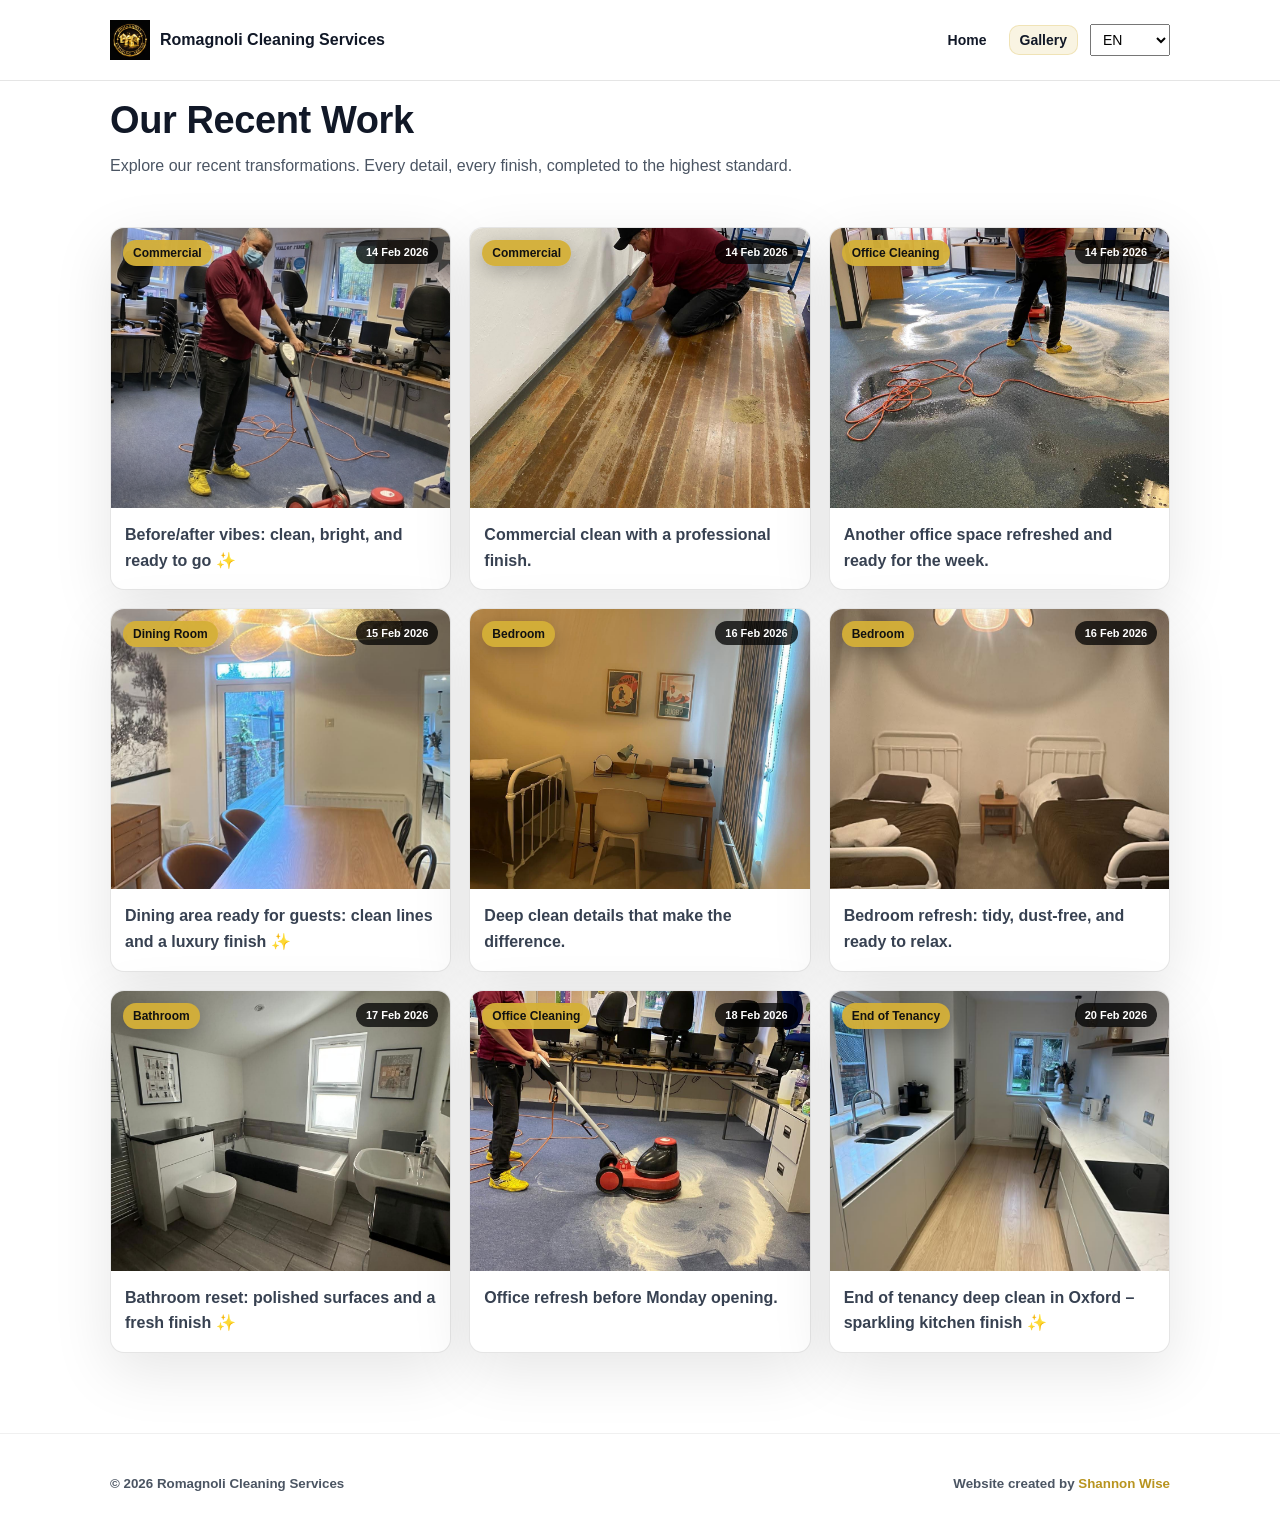
<file: gallery.html>
<!doctype html>
<html lang="en">
<head>
  <meta charset="UTF-8" />
  <meta name="viewport" content="width=device-width, initial-scale=1.0" />
  <title>Gallery | Romagnoli Cleaning Services</title>
  <meta name="description"
        content="Recent cleaning work and transformations by Romagnoli Cleaning Services in Oxford and surrounding areas.">

  <link rel="stylesheet" href="./gallery.css" />
</head>

<body>
  <header class="header" id="siteHeader">
    <div class="container nav">
      <a class="brand" href="./index.html">
        <img src="./Logo.jpeg" alt="Romagnoli Cleaning Services Logo">
        <span>Romagnoli Cleaning Services</span>
      </a>

      <div class="nav-links">
        <a href="./index.html">Home</a>
        <a class="active" href="./gallery.html">Gallery</a>

        <select id="languageToggle">
          <option value="en">EN</option>
          <option value="pt">PT-BR</option>
          <option value="it">IT</option>
        </select>
      </div>
    </div>
  </header>

  <section class="container hero">
    <h1>Our Recent Work</h1>
    <p>Explore our recent transformations. Every detail, every finish, completed to the highest standard.</p>
  </section>

  <main class="container">
    <div class="grid" id="galleryGrid"></div>
  </main>

  <!-- Lightbox -->
  <div class="lightbox" id="lightbox" aria-hidden="true">
    <div class="lightbox-backdrop" id="lightboxBackdrop"></div>

    <div class="lightbox-panel" role="dialog" aria-modal="true" aria-label="Image preview">
      <button class="lightbox-close" id="lightboxClose" aria-label="Close">✕</button>
      <img id="lightboxImg" alt="Cleaning work photo" />
      <p class="lightbox-caption" id="lightboxCaption"></p>
    </div>
  </div>

  <footer class="footer">
    <div class="container foot">
      <small>© <span id="year"></span> Romagnoli Cleaning Services</small>
      <small class="credit">
        Website created by
        <a href="https://shannonwiseanalytics.com/" target="_blank" rel="noopener noreferrer">Shannon Wise</a>
      </small>
    </div>
  </footer>

  <script>
    // footer year
    document.getElementById("year").textContent = new Date().getFullYear();

    // Language toggle affects captions (optional fields)
    let currentLang = "en";
    const langToggle = document.getElementById("languageToggle");
    langToggle.addEventListener("change", (e) => {
      currentLang = e.target.value;
      renderGallery(window.__galleryData || []);
    });

    // Lightbox elements
    const lightbox = document.getElementById("lightbox");
    const lightboxImg = document.getElementById("lightboxImg");
    const lightboxCaption = document.getElementById("lightboxCaption");
    const lightboxClose = document.getElementById("lightboxClose");
    const lightboxBackdrop = document.getElementById("lightboxBackdrop");

    function openLightbox(src, caption) {
      lightboxImg.src = src;
      lightboxCaption.textContent = caption || "";
      lightbox.classList.add("open");
      lightbox.setAttribute("aria-hidden", "false");
      document.body.style.overflow = "hidden";
    }

    function closeLightbox() {
      lightbox.classList.remove("open");
      lightbox.setAttribute("aria-hidden", "true");
      document.body.style.overflow = "";
      lightboxImg.src = "";
    }

    lightboxClose.addEventListener("click", closeLightbox);
    lightboxBackdrop.addEventListener("click", closeLightbox);

    document.addEventListener("keydown", (e) => {
      if (e.key === "Escape" && lightbox.classList.contains("open")) closeLightbox();
    });

    function formatDate(dateStr) {
      if (!dateStr) return "";
      const d = new Date(dateStr);
      return d.toLocaleDateString("en-GB", { day: "2-digit", month: "short", year: "numeric" });
    }

    // Pull translated caption if present
    function getCaption(item) {
      // supports either:
      // caption: "..."
      // OR captions: { en:"", pt:"", it:"" }
      if (item.captions && item.captions[currentLang]) return item.captions[currentLang];
      return item.caption || "";
    }

    function renderGallery(data) {
      const grid = document.getElementById("galleryGrid");
      grid.innerHTML = "";

      const items = Array.isArray(data) ? data.slice().reverse() : [];

      items.forEach((item) => {
        const post = document.createElement("article");
        post.className = "post";

        const img = document.createElement("img");
        img.src = item.image || "";
        img.alt = item.alt || "Cleaning work photo";
        img.loading = "lazy";

        const captionText = getCaption(item);

        const caption = document.createElement("p");
        caption.className = "caption";
        caption.textContent = captionText;

        const badge = document.createElement("div");
        badge.className = "post-badge";
        badge.textContent = item.service || "";

        const date = document.createElement("div");
        date.className = "post-date";
        date.textContent = item.date ? formatDate(item.date) : "";

        img.addEventListener("click", () => openLightbox(img.src, captionText));

        post.appendChild(img);
        if (item.service) post.appendChild(badge);
        if (item.date) post.appendChild(date);
        post.appendChild(caption);

        grid.appendChild(post);
      });
    }

    // Load JSON
    fetch("./gallery.json")
      .then((res) => {
        if (!res.ok) throw new Error("Failed to load gallery.json");
        return res.json();
      })
      .then((data) => {
        window.__galleryData = data;
        renderGallery(data);
      })
      .catch((err) => console.error(err));
  </script>
</body>
</html>
</file>
<file: gallery.css>
/* ===== Global ===== */
:root{
  --gold: #D4AF37;
  --gold-dark: #B8941F;
  --text: #111827;
  --muted: #4b5563;
  --border: rgba(0,0,0,.10);
  --shadow: 0 18px 60px rgba(0,0,0,.10);
}

*{ box-sizing: border-box; }

body{
  margin:0;
  font-family: Arial, sans-serif;
  color: var(--text);
  background: #fff;
}

.container{
  max-width:1100px;
  margin:auto;
  padding:20px;
}

a{ color: inherit; text-decoration:none; }

/* ===== Header ===== */
.header{
  position:sticky;
  top:0;
  background:#fff;
  border-bottom:1px solid #e5e5e5;
  z-index:1000;
}

.nav{
  display:flex;
  justify-content:space-between;
  align-items:center;
}

.brand{
  display:flex;
  align-items:center;
  gap:10px;
  font-weight:800;
  font-size:16px;
}

.brand img{ height:40px; }

.nav-links{
  display:flex;
  align-items:center;
  gap:12px;
}

.nav-links a{
  font-weight:700;
  font-size:14px;
  padding:6px 10px;
  border-radius:10px;
}

.nav-links a.active{
  background: rgba(212,175,55,.14);
  border: 1px solid rgba(212,175,55,.25);
}

.nav-links select{
  padding:6px 8px;
  font-size:14px;
}

/* ===== Hero ===== */
.hero{
  padding-top: 18px;
  padding-bottom: 6px;
}

.hero h1{
  margin:0 0 10px;
  font-size:38px;
  letter-spacing: -.4px;
}

.hero p{
  margin:0;
  color: var(--muted);
  line-height:1.7;
}

/* ===== Gallery Grid ===== */
.grid{
  padding: 22px 0 60px;
  display:grid;
  grid-template-columns:repeat(3,1fr);
  gap:18px;
}

@media (max-width: 950px){
  .grid{ grid-template-columns:1fr; }
}

.post{
  position:relative;
  border-radius:14px;
  overflow:hidden;
  border:1px solid var(--border);
  box-shadow: var(--shadow);
  background:#fff;
  transition: transform 140ms ease, border 140ms ease;
}

.post:hover{
  transform: translateY(-2px);
  border-color: rgba(212,175,55,.25);
}

.post img{
  width:100%;
  height:280px;
  object-fit:cover;
  display:block;
  cursor: zoom-in;
}

.caption{
  margin:0;
  padding:14px 14px 16px;
  color:#374151;
  font-weight:700;
  line-height:1.6;
}

/* ===== Badges ===== */
.post-badge{
  position:absolute;
  top:12px;
  left:12px;
  background: rgba(212,175,55,.95);
  color:#111;
  font-size:12px;
  font-weight:900;
  padding:6px 10px;
  border-radius:999px;
  box-shadow: 0 6px 20px rgba(0,0,0,.25);
}

.post-date{
  position:absolute;
  top:12px;
  right:12px;
  background: rgba(0,0,0,.75);
  color:#fff;
  font-size:11px;
  font-weight:800;
  padding:6px 10px;
  border-radius:999px;
}

/* ===== Footer ===== */
.footer{
  border-top: 1px solid rgba(0,0,0,.06);
  padding: 22px 0;
  background: #fff;
}

.foot{
  display:flex;
  justify-content: space-between;
  gap: 14px;
  flex-wrap: wrap;
  color: var(--muted);
  font-weight: 700;
}

.credit a{
  color: var(--gold-dark);
  font-weight: 900;
}

.credit a:hover{ text-decoration: underline; }

/* ===== Lightbox ===== */
.lightbox{
  position: fixed;
  inset: 0;
  display: none;
  z-index: 9999;
}

.lightbox.open{ display:block; }

.lightbox-backdrop{
  position:absolute;
  inset:0;
  background: rgba(0,0,0,.78);
}

.lightbox-panel{
  position: relative;
  max-width: 980px;
  margin: 6vh auto 0;
  background: #0b0b0c;
  border: 1px solid rgba(212,175,55,.28);
  border-radius: 16px;
  box-shadow: 0 30px 120px rgba(0,0,0,.55);
  padding: 14px;
  width: calc(100% - 28px);
}

.lightbox-close{
  position:absolute;
  top: 10px;
  right: 10px;
  border: 1px solid rgba(255,255,255,.18);
  background: rgba(255,255,255,.08);
  color:#fff;
  border-radius: 12px;
  padding: 8px 10px;
  cursor:pointer;
  font-weight: 900;
}

.lightbox-panel img{
  width: 100%;
  max-height: 70vh;
  object-fit: contain;
  display:block;
  border-radius: 12px;
  background:#000;
}

.lightbox-caption{
  margin: 10px 2px 2px;
  color: rgba(212,175,55,.92);
  font-weight: 800;
  line-height: 1.6;
}

/* ===== Mobile ===== */
@media (max-width: 520px){
  .hero h1{ font-size: 30px; }
  .post img{ height: 240px; }
}
</file>
